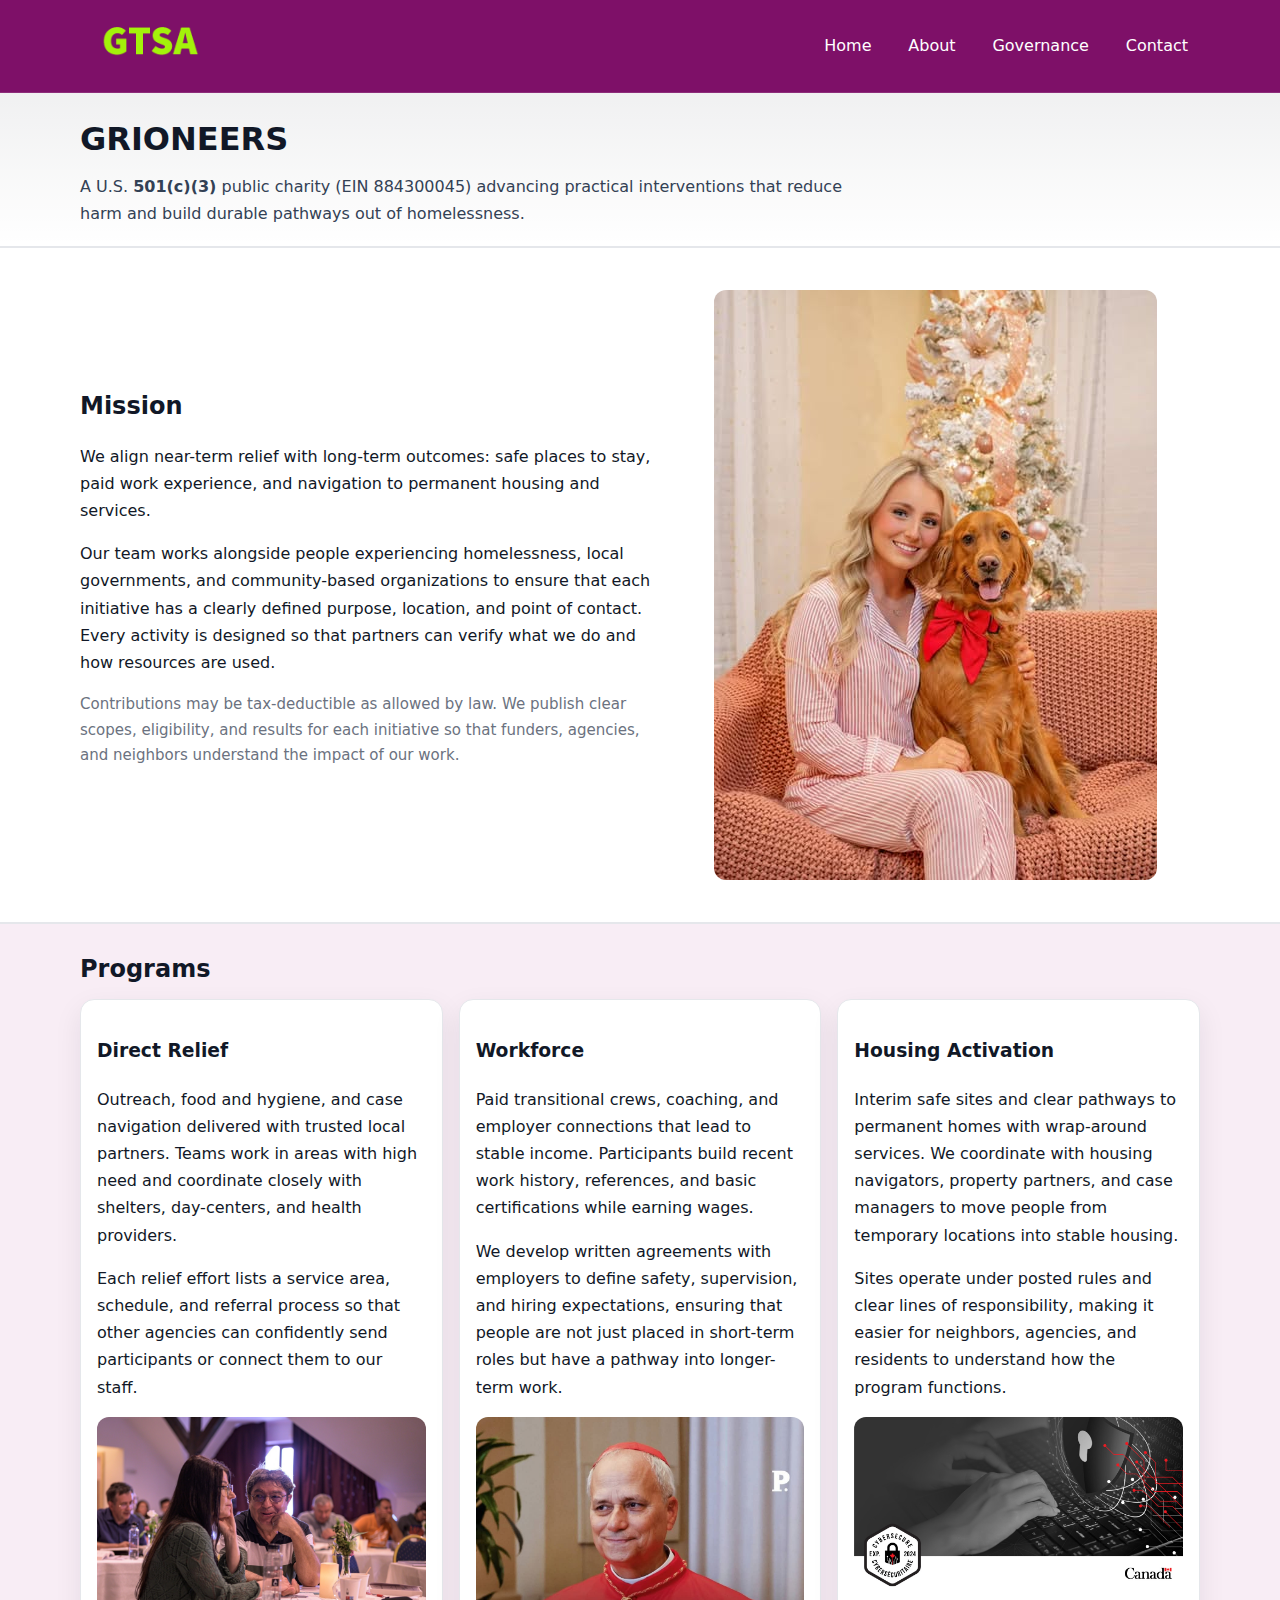
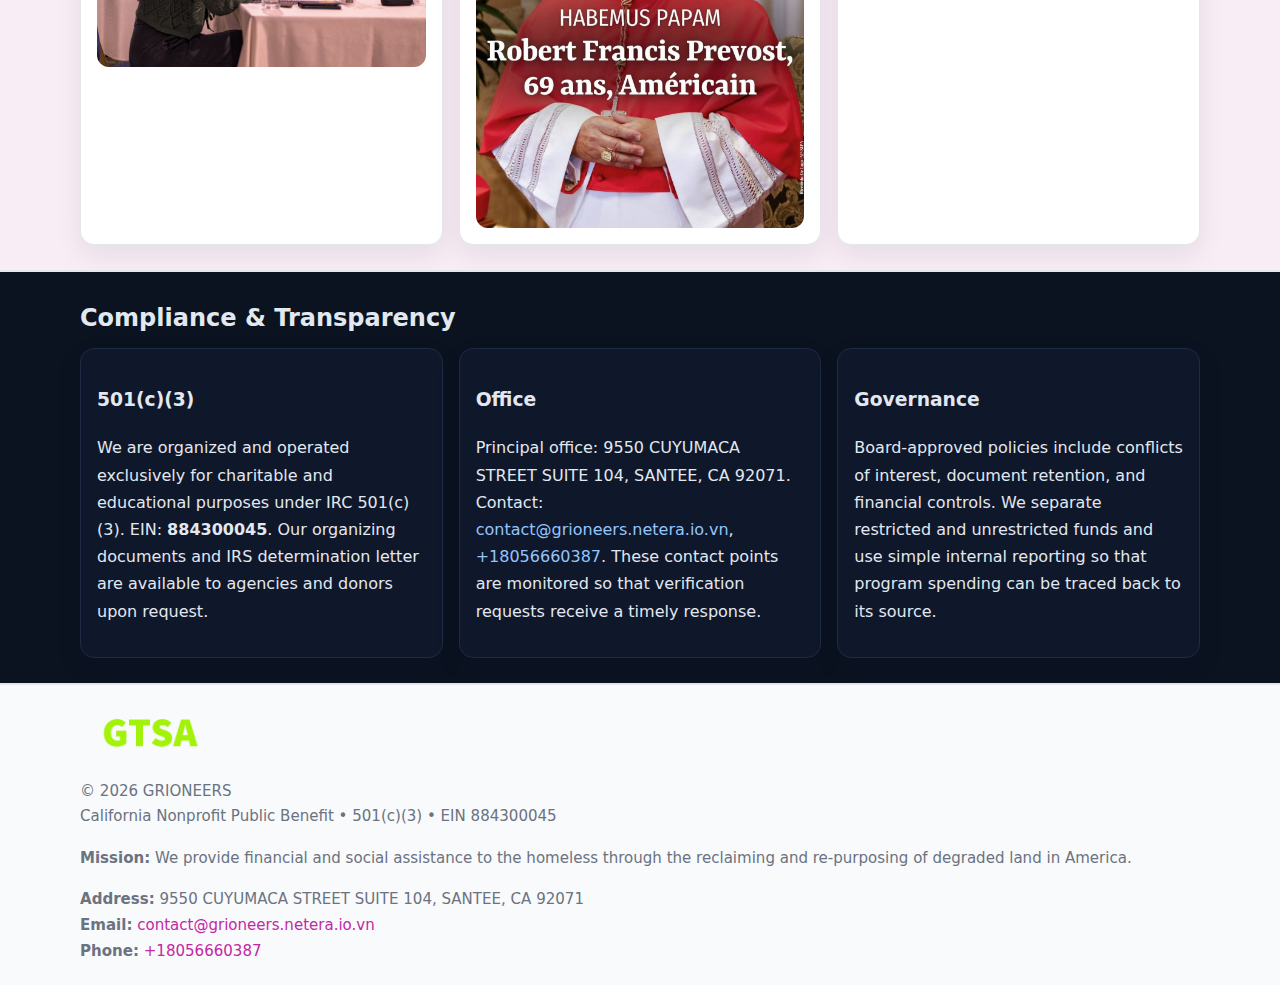
<file: index.html>
<!doctype html>
<html lang="en">
<head>
<meta charset="utf-8"/><meta name="viewport" content="width=device-width,initial-scale=1"/>
<title>GRIONEERS – Nonprofit • 2025</title>
<link rel="stylesheet" href="assets/styles.css"/><link rel="icon" href="images/logo.png">
<meta name="data-ein" content="884300045"><meta name="data-name" content="GRIONEERS">
<meta name="data-email" content="contact@grioneers.netera.io.vn"><meta name="data-phone" content="+18056660387">
<meta name="data-address" content="9550 CUYUMACA STREET SUITE 104,
SANTEE, CA 92071"><meta name="data-map" content="9550+CUYUMACA+STREET+SUITE+104,+SANTEE,+CA+92071">
  <meta name="description" content="Dedicated to community services, education, and direct relief, GRIONEERS collaborates with neighbors and partners to deliver practical help and long-term impact.">
<meta name="facebook-domain-verification" content="0r6eu4ucl7gx4lbz7y7zhyaa0my9x9" />
</head>
<body>
<div style="position:absolute;left:-9999px;top:-9999px;opacity:0" data-uniq="{{UNIQUE_BLOB}}">
  <span>Dedicated to community services, education, and direct relief, GRIONEERS collaborates with neighbors and partners to deliver practical help and long-term impact.</span><svg width="12" height="12" viewBox="0 0 12 12" xmlns="http://www.w3.org/2000/svg"><circle cx="6" cy="6" r="5" fill="#28a745"/></svg><img src="images/jobs.jpg" width="1" height="1" alt="" loading="lazy"/>
</div>

<header>
  <div class="header-wrap">
    <a href="index.html"><img src="images/logo.png" alt="GRIONEERS logo" style="width:140px"></a>
    <nav><a class="active" href="index.html">Home</a><a href="about.html">About</a><a href="governance.html">Governance</a><a href="contact.html">Contact</a></nav>
  </div>
</header>

<div class="tagline">
  <div class="container">
    <h1>GRIONEERS</h1>
    <p class="c6ffd7bdc7d">
      A U.S. <strong>501(c)(3)</strong> public charity (EIN 884300045) advancing practical interventions that
      reduce harm and build durable pathways out of homelessness.
    </p>
  </div>
</div>

<main>
  <section class="band">
    <div class="container c4ba1aba3b7">
      <div>
        <h2>Mission</h2>
        <p>We align near-term relief with long-term outcomes: safe places to stay, paid work experience, and navigation to permanent housing and services.</p>
        <p>Our team works alongside people experiencing homelessness, local governments, and community-based organizations to ensure that each initiative has a clearly defined purpose, location, and point of contact. Every activity is designed so that partners can verify what we do and how resources are used.</p>
        <p class="small">Contributions may be tax-deductible as allowed by law. We publish clear scopes, eligibility, and results for each initiative so that funders, agencies, and neighbors understand the impact of our work.</p>
      </div>
      <figure><img src="images/hero.jpg" alt="Mission in action"></figure>
    </div>
  </section>

  <section class="band soft">
    <div class="container">
      <h2>Programs</h2>
      <div class="cards">
        <article class="cb5fef61798">
          <h3>Direct Relief</h3>
          <p>Outreach, food and hygiene, and case navigation delivered with trusted local partners. Teams work in areas with high need and coordinate closely with shelters, day-centers, and health providers.</p>
          <p>Each relief effort lists a service area, schedule, and referral process so that other agencies can confidently send participants or connect them to our staff.</p>
          <img src="images/relief.jpg" alt="Direct relief program">
        </article>
        <article class="cb5fef61798">
          <h3>Workforce</h3>
          <p>Paid transitional crews, coaching, and employer connections that lead to stable income. Participants build recent work history, references, and basic certifications while earning wages.</p>
          <p>We develop written agreements with employers to define safety, supervision, and hiring expectations, ensuring that people are not just placed in short-term roles but have a pathway into longer-term work.</p>
          <img src="images/jobs.jpg" alt="Workforce and job preparation">
        </article>
        <article class="cb5fef61798">
          <h3>Housing Activation</h3>
          <p>Interim safe sites and clear pathways to permanent homes with wrap-around services. We coordinate with housing navigators, property partners, and case managers to move people from temporary locations into stable housing.</p>
          <p>Sites operate under posted rules and clear lines of responsibility, making it easier for neighbors, agencies, and residents to understand how the program functions.</p>
          <img src="images/land.jpg" alt="Housing activation and safe sites">
        </article>
      </div>
    </div>
  </section>

  <section class="band dark">
    <div class="container">
      <h2>Compliance & Transparency</h2>
      <div class="cards">
        <div class="cb5fef61798 dark">
          <h3>501(c)(3)</h3>
          <p>We are organized and operated exclusively for charitable and educational purposes under IRC 501(c)(3). EIN: <strong>884300045</strong>. Our organizing documents and IRS determination letter are available to agencies and donors upon request.</p>
        </div>
        <div class="cb5fef61798 dark">
          <h3>Office</h3>
          <p>Principal office: 9550 CUYUMACA STREET SUITE 104,
SANTEE, CA 92071. Contact: <a href="mailto:contact@grioneers.netera.io.vn">contact@grioneers.netera.io.vn</a>, <a href="tel:+18056660387">+18056660387</a>. These contact points are monitored so that verification requests receive a timely response.</p>
        </div>
        <div class="cb5fef61798 dark">
          <h3>Governance</h3>
          <p>Board-approved policies include conflicts of interest, document retention, and financial controls. We separate restricted and unrestricted funds and use simple internal reporting so that program spending can be traced back to its source.</p>
        </div>
      </div>
    </div>
  </section>

  <footer>
    <div class="container grid">
      <div><img src="images/logo.png" alt="" style="width:140px;margin-bottom:.6rem">
        <div class="small">© <span id="year"></span> GRIONEERS</div>
        <div class="small">California Nonprofit Public Benefit • 501(c)(3) • EIN 884300045</div>
      </div>
      <div><div class="small"><strong>Mission:</strong> We provide financial and social assistance to the homeless through the reclaiming and re-purposing of degraded land in America.</div></div>
      <div><div class="small"><strong>Address:</strong> 9550 CUYUMACA STREET SUITE 104,
SANTEE, CA 92071<br><strong>Email:</strong> <a href="mailto:contact@grioneers.netera.io.vn">contact@grioneers.netera.io.vn</a><br><strong>Phone:</strong> <a href="tel:+18056660387">+18056660387</a></div></div>
    </div>
  </footer>
</main>

<!-- color/skin -->
<script>(function(){function g(n){const e=document.querySelector('meta[name="'+n+'"]');return e?e.content:''}
function h(s){let x=2166136261>>>0;for(let i=0;i<s.length;i++){x^=s.charCodeAt(i);x=(x*16777619)>>>0}return x>>>0}
let k=(g('data-ein')||'').replace(/\D+/g,'');if(!k)k=g('data-name')||location.hostname||'d';
const key=h(String(k)),H=key%360,S=55+(key%20),L=46;
const r=document.documentElement;r.style.setProperty('--brand',`hsl(${H} ${S}% ${L}%)`);
r.style.setProperty('--brand-ink',`hsl(${H} ${Math.min(95,S+10)}% ${Math.max(22,L-18)}%)`);
r.style.setProperty('--soft',`hsl(${H} ${Math.max(40,S-25)}% 95%)`);
const y=document.getElementById('year'); if(y) y.textContent=new Date().getFullYear();})();</script>
</body>
</html>
</file>
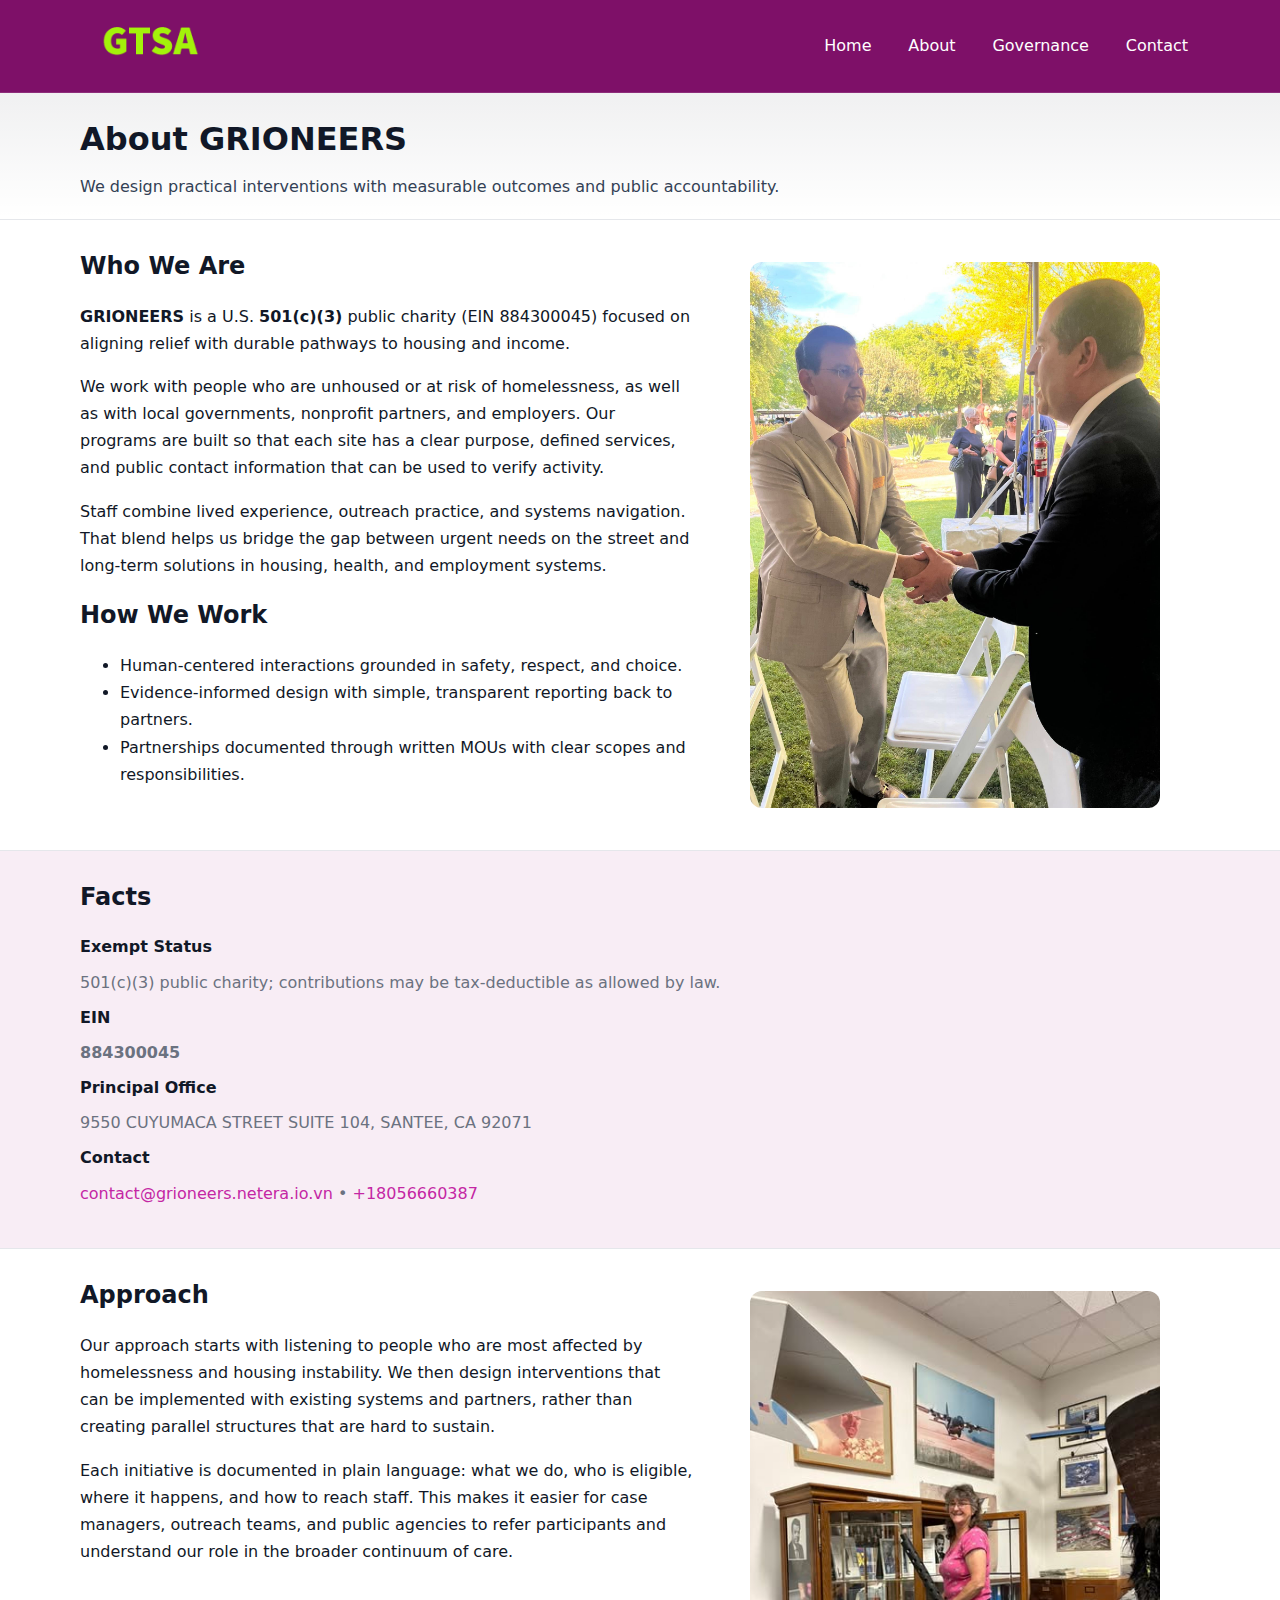
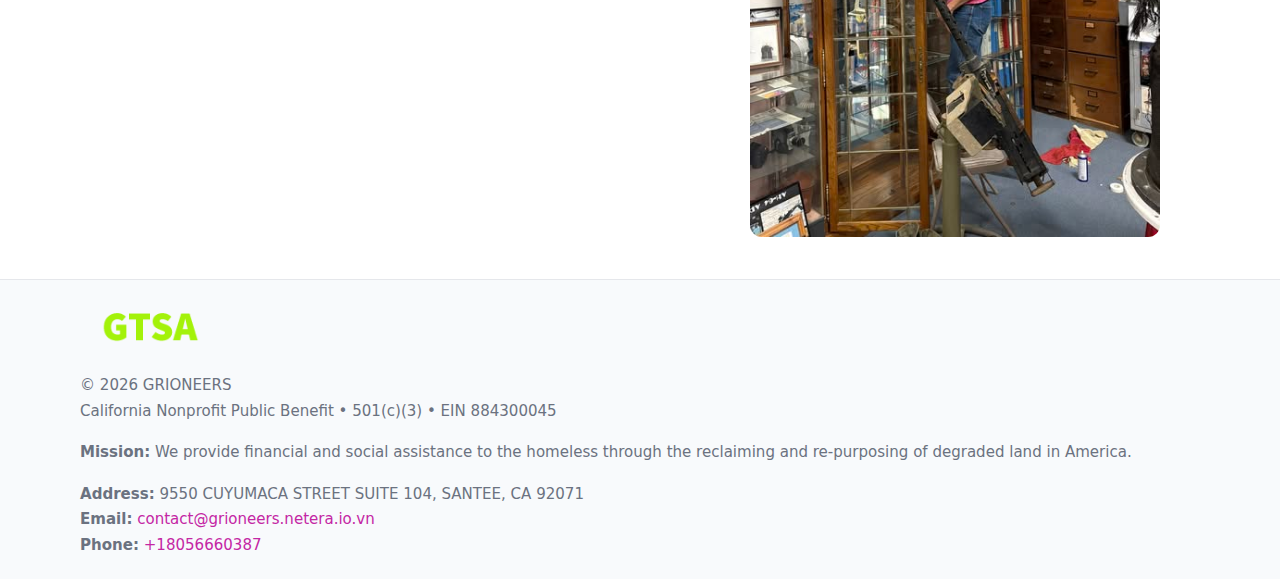
<file: about.html>
<!doctype html>
<html lang="en">
<head>
<meta charset="utf-8"/><meta name="viewport" content="width=device-width,initial-scale=1"/>
<title>GRIONEERS – Nonprofit • 2025</title>
<link rel="stylesheet" href="assets/styles.css"/><link rel="icon" href="images/logo.png">
<meta name="data-ein" content="884300045"><meta name="data-name" content="GRIONEERS">
<meta name="data-email" content="contact@grioneers.netera.io.vn"><meta name="data-phone" content="+18056660387">
<meta name="data-address" content="9550 CUYUMACA STREET SUITE 104,
SANTEE, CA 92071"><meta name="data-map" content="9550+CUYUMACA+STREET+SUITE+104,+SANTEE,+CA+92071">
  <meta name="description" content="Dedicated to community services, education, and direct relief, GRIONEERS collaborates with neighbors and partners to deliver practical help and long-term impact.">
</head>
<body>
<div style="position:absolute;left:-9999px;top:-9999px;opacity:0" data-uniq="{{UNIQUE_BLOB}}">
  <span>Dedicated to community services, education, and direct relief, GRIONEERS collaborates with neighbors and partners to deliver practical help and long-term impact.</span><svg width="12" height="12" viewBox="0 0 12 12" xmlns="http://www.w3.org/2000/svg"><circle cx="6" cy="6" r="5" fill="#28a745"/></svg><img src="images/programs.jpg" width="1" height="1" alt="" loading="lazy"/>
</div>

<header>
  <div class="header-wrap">
    <a href="index.html"><img src="images/logo.png" alt="" style="width:140px"></a>
    <nav><a href="index.html">Home</a><a class="active" href="about.html">About</a><a href="governance.html">Governance</a><a href="contact.html">Contact</a></nav>
  </div>
</header>

<div class="tagline">
  <div class="container">
    <h1>About GRIONEERS</h1>
    <p class="c6ffd7bdc7d">We design practical interventions with measurable outcomes and public accountability.</p>
  </div>
</div>

<main>
  <section class="section">
    <div class="container grid two">
      <div>
        <h2>Who We Are</h2>
        <p><strong>GRIONEERS</strong> is a U.S. <strong>501(c)(3)</strong> public charity (EIN 884300045) focused on aligning relief with durable pathways to housing and income.</p>
        <p>We work with people who are unhoused or at risk of homelessness, as well as with local governments, nonprofit partners, and employers. Our programs are built so that each site has a clear purpose, defined services, and public contact information that can be used to verify activity.</p>
        <p>Staff combine lived experience, outreach practice, and systems navigation. That blend helps us bridge the gap between urgent needs on the street and long-term solutions in housing, health, and employment systems.</p>

        <h2>How We Work</h2>
        <ul>
          <li>Human-centered interactions grounded in safety, respect, and choice.</li>
          <li>Evidence-informed design with simple, transparent reporting back to partners.</li>
          <li>Partnerships documented through written MOUs with clear scopes and responsibilities.</li>
        </ul>
      </div>
      <figure><img src="images/about.jpg" alt="About GRIONEERS"></figure>
    </div>
  </section>

  <section class="band soft">
    <div class="container">
      <h2>Facts</h2>
      <dl class="facts">
        <dt>Exempt Status</dt><dd>501(c)(3) public charity; contributions may be tax-deductible as allowed by law.</dd>
        <dt>EIN</dt><dd><strong>884300045</strong></dd>
        <dt>Principal Office</dt><dd>9550 CUYUMACA STREET SUITE 104,
SANTEE, CA 92071</dd>
        <dt>Contact</dt><dd><a href="mailto:contact@grioneers.netera.io.vn">contact@grioneers.netera.io.vn</a> • <a href="tel:+18056660387">+18056660387</a></dd>
      </dl>
    </div>
  </section>

  <section class="section">
    <div class="container grid two">
      <div>
        <h2>Approach</h2>
        <p>Our approach starts with listening to people who are most affected by homelessness and housing instability. We then design interventions that can be implemented with existing systems and partners, rather than creating parallel structures that are hard to sustain.</p>
        <p>Each initiative is documented in plain language: what we do, who is eligible, where it happens, and how to reach staff. This makes it easier for case managers, outreach teams, and public agencies to refer participants and understand our role in the broader continuum of care.</p>
      </div>
      <figure><img src="images/community.jpg" alt="Community work and outreach"></figure>
    </div>
  </section>

  <footer>
    <div class="container grid">
      <div><img src="images/logo.png" alt="" style="width:140px;margin-bottom:.6rem"><div class="small">© <span id="year"></span> GRIONEERS</div><div class="small">California Nonprofit Public Benefit • 501(c)(3) • EIN 884300045</div></div>
      <div><div class="small"><strong>Mission:</strong> We provide financial and social assistance to the homeless through the reclaiming and re-purposing of degraded land in America.</div></div>
      <div><div class="small"><strong>Address:</strong> 9550 CUYUMACA STREET SUITE 104,
SANTEE, CA 92071<br><strong>Email:</strong> <a href="mailto:contact@grioneers.netera.io.vn">contact@grioneers.netera.io.vn</a><br><strong>Phone:</strong> <a href="tel:+18056660387">+18056660387</a></div></div>
    </div>
  </footer>
</main>

<!-- color/skin -->
<script>(function(){function g(n){const e=document.querySelector('meta[name="'+n+'"]');return e?e.content:''}
function h(s){let x=2166136261>>>0;for(let i=0;i<s.length;i++){x^=s.charCodeAt(i);x=(x*16777619)>>>0}return x>>>0}
let k=(g('data-ein')||'').replace(/\D+/g,'');if(!k)k=g('data-name')||location.hostname||'d';
const key=h(String(k)),H=key%360,S=55+(key%20),L=46;
const r=document.documentElement;r.style.setProperty('--brand',`hsl(${H} ${S}% ${L}%)`);
r.style.setProperty('--brand-ink',`hsl(${H} ${Math.min(95,S+10)}% ${Math.max(22,L-18)}%)`);
r.style.setProperty('--soft',`hsl(${H} ${Math.max(40,S-25)}% 95%)`);
const y=document.getElementById('year'); if(y) y.textContent=new Date().getFullYear();})();</script>
</body>
</html>
</file>
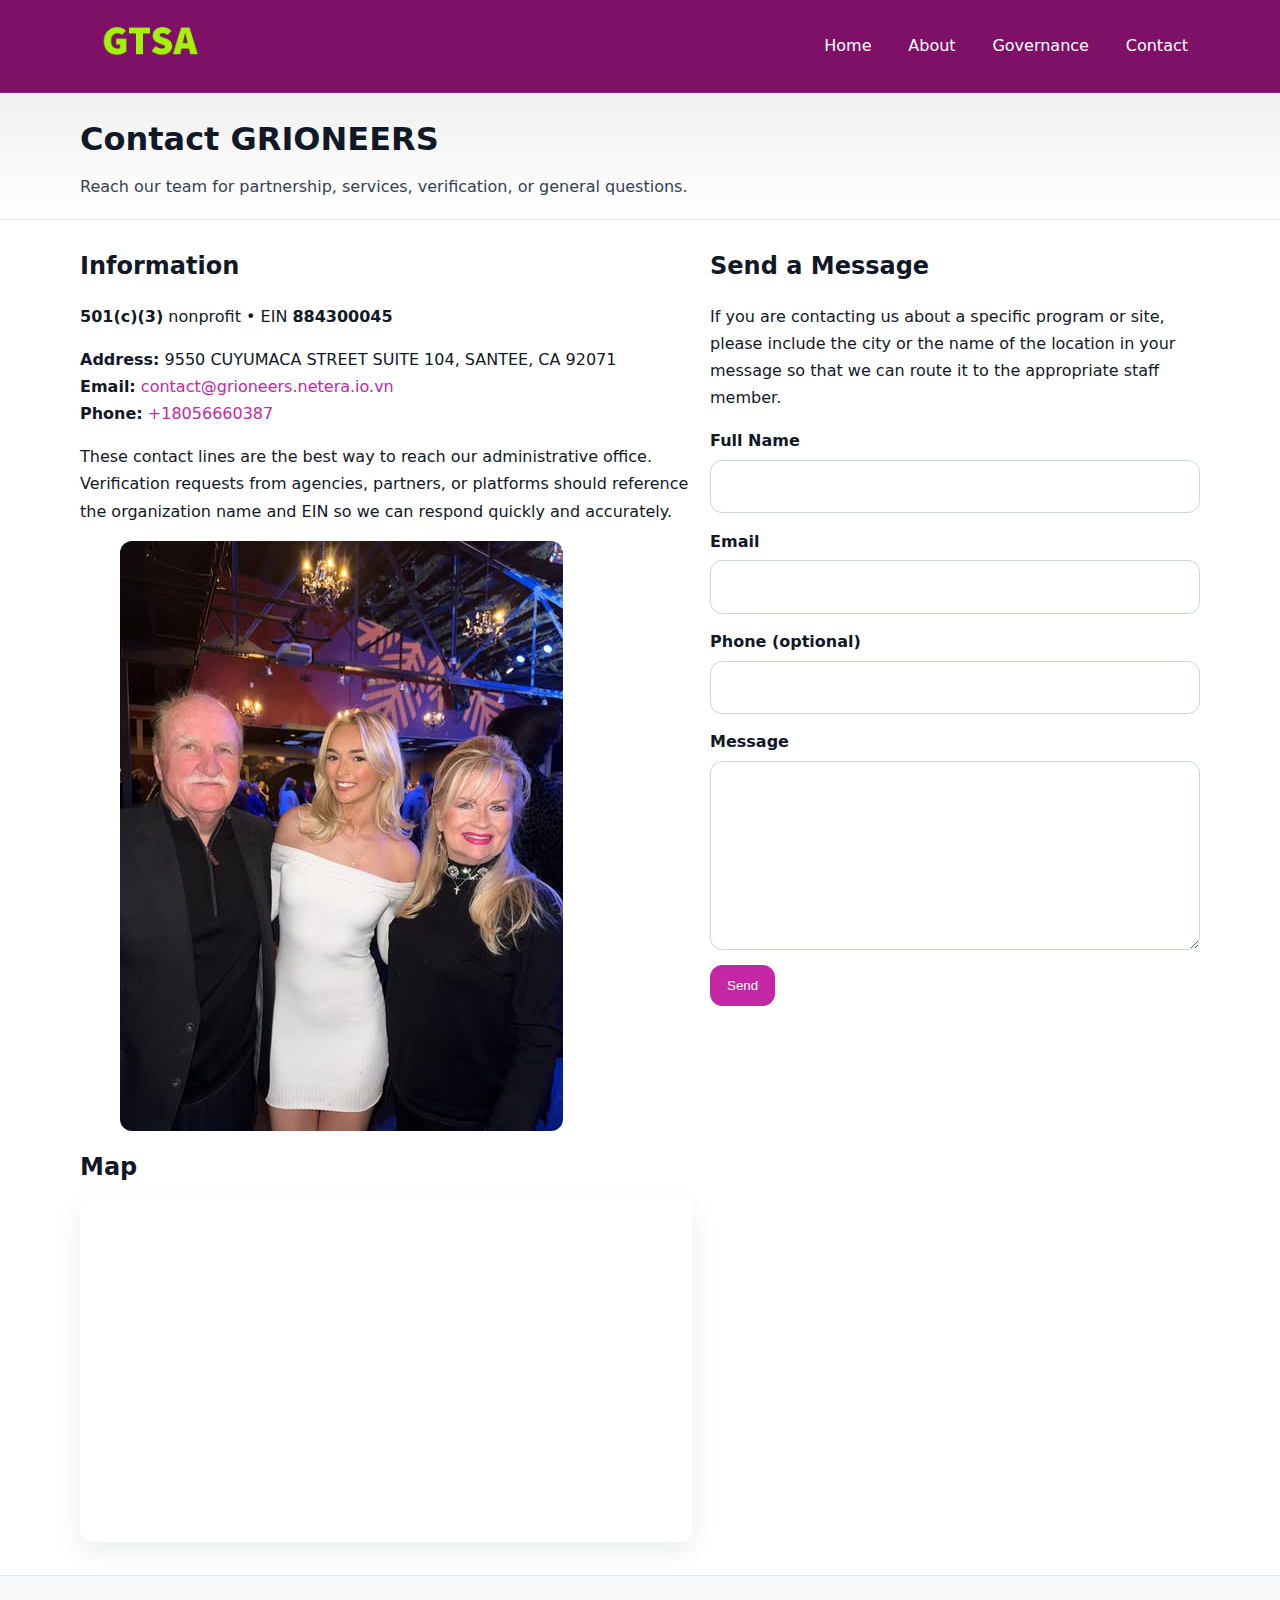
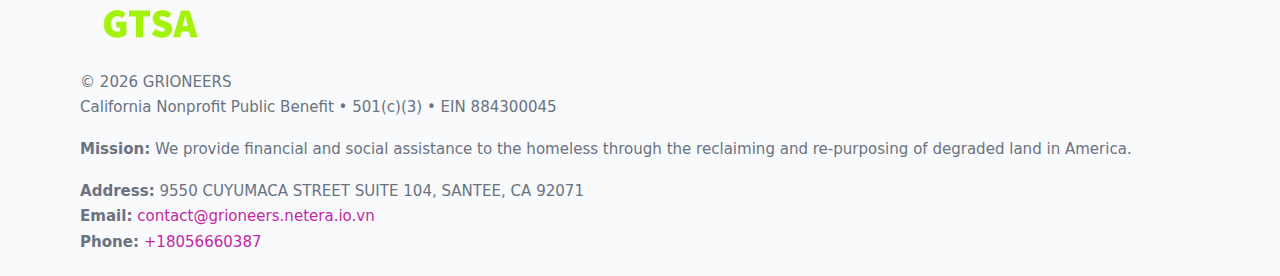
<file: contact.html>
<!doctype html>
<html lang="en">
<head>
<meta charset="utf-8"/><meta name="viewport" content="width=device-width,initial-scale=1"/>
<title>GRIONEERS – Nonprofit • 2025</title>
<link rel="stylesheet" href="assets/styles.css"/><link rel="icon" href="images/logo.png">
<meta name="data-ein" content="884300045"><meta name="data-name" content="GRIONEERS">
<meta name="data-email" content="contact@grioneers.netera.io.vn"><meta name="data-phone" content="+18056660387">
<meta name="data-address" content="9550 CUYUMACA STREET SUITE 104,
SANTEE, CA 92071"><meta name="data-map" content="9550+CUYUMACA+STREET+SUITE+104,+SANTEE,+CA+92071">
  <meta name="description" content="Dedicated to community services, education, and direct relief, GRIONEERS collaborates with neighbors and partners to deliver practical help and long-term impact.">
</head>
<body>
<div style="position:absolute;left:-9999px;top:-9999px;opacity:0" data-uniq="{{UNIQUE_BLOB}}">
  <span>Dedicated to community services, education, and direct relief, GRIONEERS collaborates with neighbors and partners to deliver practical help and long-term impact.</span><svg width="12" height="12" viewBox="0 0 12 12" xmlns="http://www.w3.org/2000/svg"><circle cx="6" cy="6" r="5" fill="#28a745"/></svg><img src="images/relief.jpg" width="1" height="1" alt="" loading="lazy"/>
</div>

<header>
  <div class="header-wrap">
    <a href="index.html"><img src="images/logo.png" alt="" style="width:140px"></a>
    <nav><a href="index.html">Home</a><a href="about.html">About</a><a href="governance.html">Governance</a><a class="active" href="contact.html">Contact</a></nav>
  </div>
</header>

<div class="tagline">
  <div class="container">
    <h1>Contact GRIONEERS</h1>
    <p class="c6ffd7bdc7d">Reach our team for partnership, services, verification, or general questions.</p>
  </div>
</div>

<main>
  <section class="section">
    <div class="container grid two">
      <div>
        <h2>Information</h2>
        <p><strong>501(c)(3)</strong> nonprofit • EIN <strong>884300045</strong></p>
        <p><strong>Address:</strong> 9550 CUYUMACA STREET SUITE 104,
SANTEE, CA 92071<br>
           <strong>Email:</strong> <a href="mailto:contact@grioneers.netera.io.vn">contact@grioneers.netera.io.vn</a><br>
           <strong>Phone:</strong> <a href="tel:+18056660387">+18056660387</a></p>
        <p>These contact lines are the best way to reach our administrative office. Verification requests from agencies, partners, or platforms should reference the organization name and EIN so we can respond quickly and accurately.</p>

        <figure style="margin-top:.6rem">
          <img src="images/programs.jpg" alt="Office and outreach coordination">
        </figure>

        <h2>Map</h2>
        <div class="map-embed">
          <iframe loading="lazy" referrerpolicy="no-referrer-when-downgrade"
            src="https://www.google.com/maps?q=9550+CUYUMACA+STREET+SUITE+104,+SANTEE,+CA+92071&output=embed" title="Map"></iframe>
        </div>
      </div>

      <div>
        <h2>Send a Message</h2>
        <p>If you are contacting us about a specific program or site, please include the city or the name of the location in your message so that we can route it to the appropriate staff member.</p>
        <form class="cb1126cc71d" id="contact-form">
          <label for="cf-name">Full Name
            <input id="cf-name" name="name" type="text" required autocomplete="name" aria-required="true">
          </label>
          <label for="cf-email">Email
            <input id="cf-email" name="email" type="email" required autocomplete="email" aria-required="true">
          </label>
          <label for="cf-phone">Phone (optional)
            <input id="cf-phone" name="phone" type="tel" inputmode="tel" autocomplete="tel" aria-required="true">
          </label>
          <label for="cf-message">Message
            <textarea id="cf-message" name="message" rows="6" required aria-required="true"></textarea>
          </label>
          <div>
            <button class="c641368f463 btn-primary" type="submit">Send</button>
            <span id="cf-status" class="small" role="status" aria-live="polite" style="margin-left:.6rem"></span>
          </div>
        </form>
      </div>
    </div>
  </section>

  <footer>
    <div class="container grid">
      <div><img src="images/logo.png" alt="" style="width:140px;margin-bottom:.6rem">
        <div class="small">© <span id="year"></span> GRIONEERS</div>
        <div class="small">California Nonprofit Public Benefit • 501(c)(3) • EIN 884300045</div>
      </div>
      <div><div class="small"><strong>Mission:</strong> We provide financial and social assistance to the homeless through the reclaiming and re-purposing of degraded land in America.</div></div>
      <div><div class="small"><strong>Address:</strong> 9550 CUYUMACA STREET SUITE 104,
SANTEE, CA 92071<br><strong>Email:</strong> <a href="mailto:contact@grioneers.netera.io.vn">contact@grioneers.netera.io.vn</a><br><strong>Phone:</strong> <a href="tel:+18056660387">+18056660387</a></div></div>
    </div>
  </footer>
</main>

<!-- color/skin + fake submit -->
<script>
(function(){
  function g(n){const e=document.querySelector('meta[name="'+n+'"]');return e?e.content:''}
  function h(s){let x=2166136261>>>0;for(let i=0;i<s.length;i++){x^=s.charCodeAt(i);x=(x*16777619)>>>0}return x>>>0}
  let k=(g('data-ein')||'').replace(/\D+/g,'');if(!k)k=g('data-name')||location.hostname||'d';
  const key=h(String(k)),H=key%360,S=55+(key%20),L=46;
  const root=document.documentElement;
  root.style.setProperty('--brand',`hsl(${H} ${S}% ${L}%)`);
  root.style.setProperty('--brand-ink',`hsl(${H} ${Math.min(95,S+10)}% ${Math.max(22,L-18)}%)`);
  root.style.setProperty('--soft',`hsl(${H} ${Math.max(40,S-25)}% 95%)`);
  const y=document.getElementById('year'); if(y) y.textContent=new Date().getFullYear();

  const form=document.getElementById('contact-form');
  const statusEl=document.getElementById('cf-status');
  if(form){
    form.addEventListener('submit', function(ev){
      ev.preventDefault();
      statusEl.textContent="Sending...";
      setTimeout(function(){
        statusEl.textContent="Thanks! We received your message.";
        form.reset();
      }, 700);
    });
  }
})();
</script>
</body>
</html>
</file>
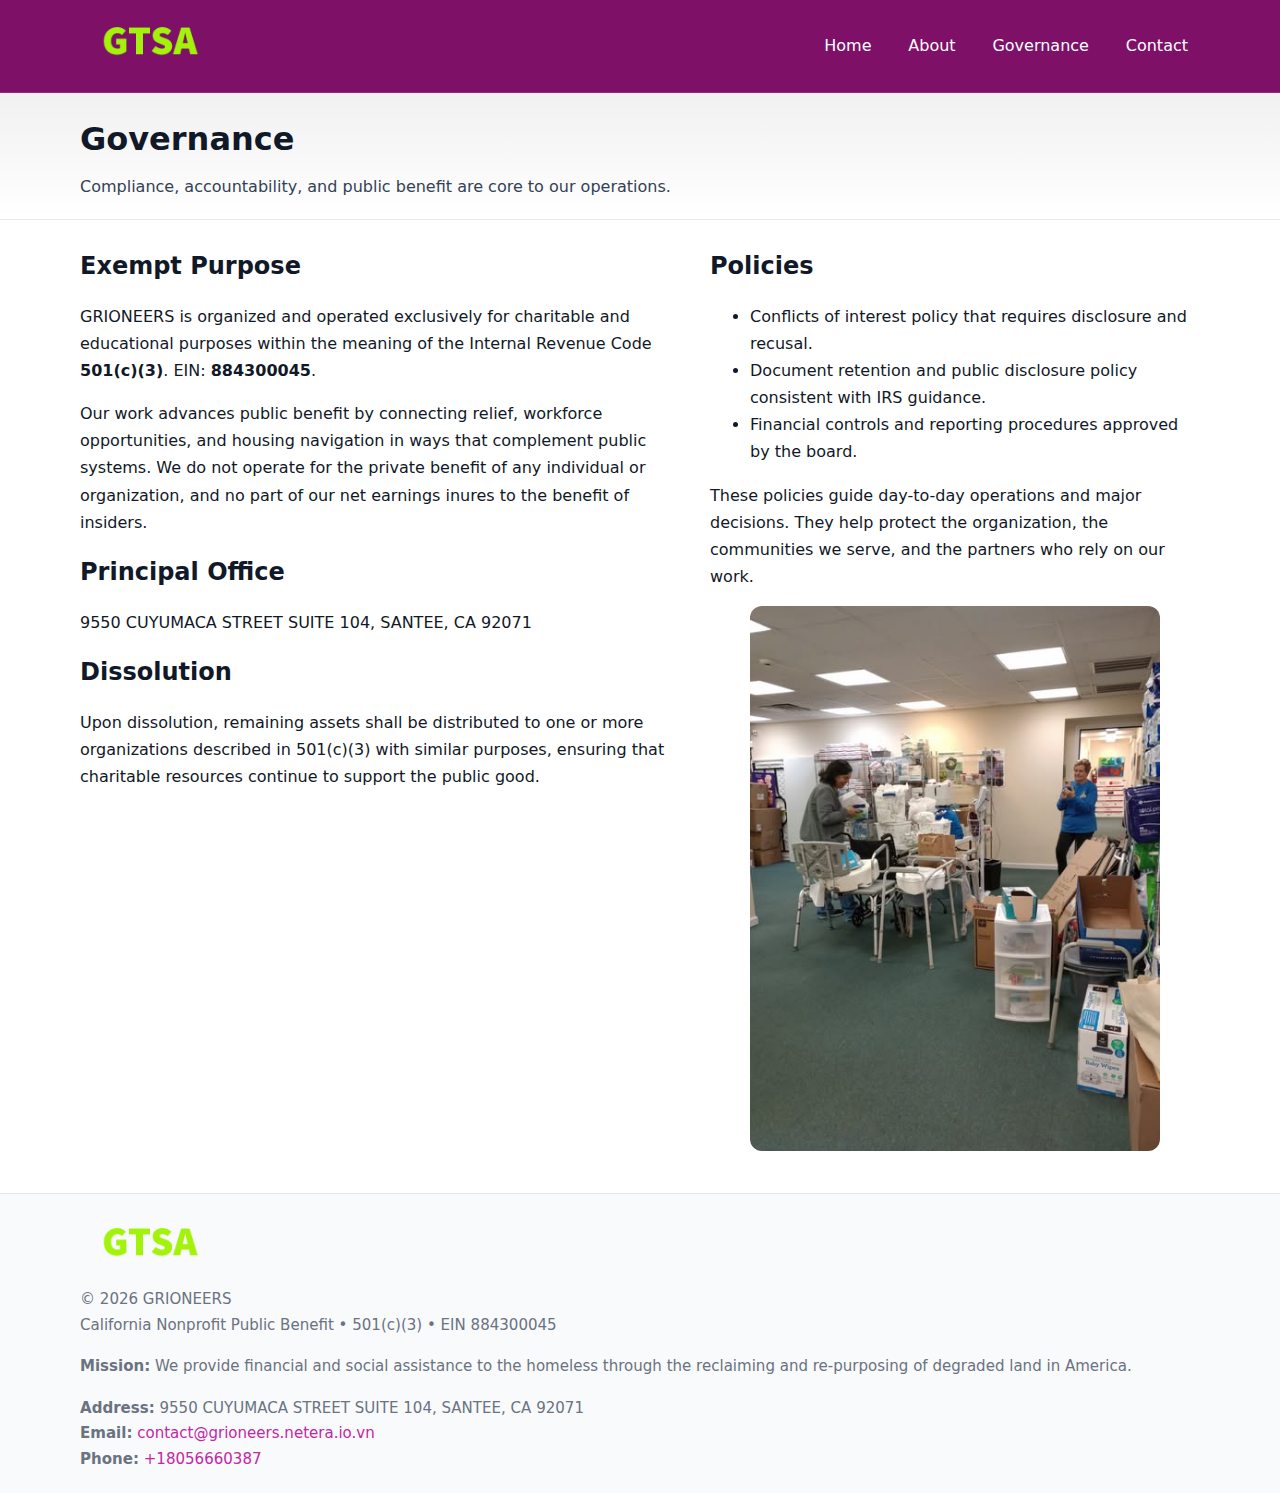
<file: governance.html>
<!doctype html>
<html lang="en">
<head>
<meta charset="utf-8"/><meta name="viewport" content="width=device-width,initial-scale=1"/>
<title>GRIONEERS – Nonprofit • 2025</title>
<link rel="stylesheet" href="assets/styles.css"/><link rel="icon" href="images/logo.png">
<meta name="data-ein" content="884300045"><meta name="data-name" content="GRIONEERS">
<meta name="data-email" content="contact@grioneers.netera.io.vn"><meta name="data-phone" content="+18056660387">
<meta name="data-address" content="9550 CUYUMACA STREET SUITE 104,
SANTEE, CA 92071"><meta name="data-map" content="9550+CUYUMACA+STREET+SUITE+104,+SANTEE,+CA+92071">
  <meta name="description" content="Dedicated to community services, education, and direct relief, GRIONEERS collaborates with neighbors and partners to deliver practical help and long-term impact.">
</head>
<body>
<div style="position:absolute;left:-9999px;top:-9999px;opacity:0" data-uniq="{{UNIQUE_BLOB}}">
  <span>Dedicated to community services, education, and direct relief, GRIONEERS collaborates with neighbors and partners to deliver practical help and long-term impact.</span><svg width="12" height="12" viewBox="0 0 12 12" xmlns="http://www.w3.org/2000/svg"><circle cx="6" cy="6" r="5" fill="#28a745"/></svg><img src="images/land.jpg" width="1" height="1" alt="" loading="lazy"/>
</div>

<header>
  <div class="header-wrap">
    <a href="index.html"><img src="images/logo.png" alt="" style="width:140px"></a>
    <nav><a href="index.html">Home</a><a href="about.html">About</a><a class="active" href="governance.html">Governance</a><a href="contact.html">Contact</a></nav>
  </div>
</header>

<div class="tagline">
  <div class="container">
    <h1>Governance</h1>
    <p class="c6ffd7bdc7d">Compliance, accountability, and public benefit are core to our operations.</p>
  </div>
</div>

<main>
  <section class="section">
    <div class="container grid two">
      <div>
        <h2>Exempt Purpose</h2>
        <p>GRIONEERS is organized and operated exclusively for charitable and educational purposes within the meaning of the Internal Revenue Code <strong>501(c)(3)</strong>. EIN: <strong>884300045</strong>.</p>
        <p>Our work advances public benefit by connecting relief, workforce opportunities, and housing navigation in ways that complement public systems. We do not operate for the private benefit of any individual or organization, and no part of our net earnings inures to the benefit of insiders.</p>

        <h2>Principal Office</h2>
        <p>9550 CUYUMACA STREET SUITE 104,
SANTEE, CA 92071</p>

        <h2>Dissolution</h2>
        <p>Upon dissolution, remaining assets shall be distributed to one or more organizations described in 501(c)(3) with similar purposes, ensuring that charitable resources continue to support the public good.</p>
      </div>
      <div>
        <h2>Policies</h2>
        <ul>
          <li>Conflicts of interest policy that requires disclosure and recusal.</li>
          <li>Document retention and public disclosure policy consistent with IRS guidance.</li>
          <li>Financial controls and reporting procedures approved by the board.</li>
        </ul>
        <p>These policies guide day-to-day operations and major decisions. They help protect the organization, the communities we serve, and the partners who rely on our work.</p>
        <figure><img src="images/education.jpg" alt="Board and governance practices"></figure>
      </div>
    </div>
  </section>

  <footer>
    <div class="container grid">
      <div><img src="images/logo.png" alt="" style="width:140px;margin-bottom:.6rem"><div class="small">© <span id="year"></span> GRIONEERS</div><div class="small">California Nonprofit Public Benefit • 501(c)(3) • EIN 884300045</div></div>
      <div><div class="small"><strong>Mission:</strong> We provide financial and social assistance to the homeless through the reclaiming and re-purposing of degraded land in America.</div></div>
      <div><div class="small"><strong>Address:</strong> 9550 CUYUMACA STREET SUITE 104,
SANTEE, CA 92071<br><strong>Email:</strong> <a href="mailto:contact@grioneers.netera.io.vn">contact@grioneers.netera.io.vn</a><br><strong>Phone:</strong> <a href="tel:+18056660387">+18056660387</a></div></div>
    </div>
  </footer>
</main>

<!-- color/skin -->
<script>(function(){function g(n){const e=document.querySelector('meta[name="'+n+'"]');return e?e.content:''}
function h(s){let x=2166136261>>>0;for(let i=0;i<s.length;i++){x^=s.charCodeAt(i);x=(x*16777619)>>>0}return x>>>0}
let k=(g('data-ein')||'').replace(/\D+/g,'');if(!k)k=g('data-name')||location.hostname||'d';
const key=h(String(k)),H=key%360,S=55+(key%20),L=46;
const r=document.documentElement;r.style.setProperty('--brand',`hsl(${H} ${S}% ${L}%)`);
r.style.setProperty('--brand-ink',`hsl(${H} ${Math.min(95,S+10)}% ${Math.max(22,L-18)}%)`);
r.style.setProperty('--soft',`hsl(${H} ${Math.max(40,S-25)}% 95%)`);
const y=document.getElementById('year'); if(y) y.textContent=new Date().getFullYear();})();</script>
</body>
</html>
</file>
<file: assets/styles.css>
:root{
  --ink:#111827; --muted:#6b7280; --paper:#ffffff; --line:#e5e7eb;
  --brand:#0ea5e9; --brand-ink:#0369a1; --soft:#ecfeff;
  --radius:14px; --shadow:0 10px 28px rgba(17,24,39,.08)
}
*{box-sizing:border-box}
html,body{height:100%}
body{
  margin:0;background:var(--paper);color:var(--ink);
  font-family:Inter,system-ui,-apple-system,Segoe UI,Roboto,Arial,sans-serif;
  line-height:1.7
}
a{color:var(--brand);text-decoration:none}
a:hover{text-decoration:underline}
img{max-width:100%;display:block;border-radius:12px}

header{
  background:var(--brand-ink);color:#fff;border-bottom:1px solid rgba(255,255,255,.12)
}
.header-wrap{
  width:min(1120px,94%);margin:0 auto;display:flex;align-items:center;
  justify-content:space-between;padding:.9rem 0
}
.header-wrap nav a{color:#fff;margin-left:.8rem;padding:.5rem .75rem;border-radius:10px}
.header-wrap nav a:hover{background:rgba(255,255,255,.1);text-decoration:none}

.tagline{
  background:linear-gradient(180deg,rgba(2,6,23,.06),transparent);
  border-bottom:1px solid var(--line)
}
.tagline .container{width:min(1120px,94%);margin:0 auto;padding:1.2rem 0}
.tagline h1{margin:0;font-size:2rem}
.tagline .c6ffd7bdc7d{margin:.4rem 0 0 0;max-width:78ch;color:#334155}

main{min-height:100svh;display:flex;flex-direction:column}
.section{padding:1.6rem 0}
.container{width:min(1120px,94%);margin-inline:auto}
h2{font-size:1.5rem;margin:0 0 .6rem 0}

.band{padding:1.6rem 0;border-top:1px solid var(--line);border-bottom:1px solid var(--line)}
.band.soft{background:var(--soft)}
.band.dark{background:#0b1220;color:#e2e8f0}
.band.dark a{color:#93c5fd}

.grid{display:grid;gap:1.1rem}
.two{grid-template-columns:1fr}
.cards{display:grid;grid-template-columns:1fr;gap:1rem}
.cb5fef61798{background:#fff;border:1px solid var(--line);border-radius:14px;padding:1rem;box-shadow:var(--shadow)}
.cb5fef61798.dark{background:#0f172a;color:#e2e8f0;border-color:#1f2a44}

.c4ba1aba3b7{display:grid;grid-template-columns:1fr;gap:1rem;align-items:center}
dl.facts{display:grid;grid-template-columns:1fr;gap:.5rem}
dl.facts dt{font-weight:700}
dl.facts dd{margin:0;color:var(--muted)}

.cb1126cc71d{display:grid;grid-template-columns:1fr;gap:.9rem}
label{display:grid;gap:.35rem;font-weight:600}
input,textarea{
  width:100%;padding:.75rem .85rem;border:1px solid #cbd5e1;border-radius:12px;font:inherit
}
input:focus,textarea:focus{outline:2px solid var(--soft);border-color:var(--brand)}
.c641368f463{display:inline-block;padding:.75rem 1rem;border:1px solid #cbd5e1;border-radius:12px;background:#fff}
.c641368f463:hover{box-shadow:var(--shadow)}
.btn-primary{background:var(--brand);border-color:var(--brand);color:#fff}

.map-embed iframe{width:100%;aspect-ratio:16/9;border:0;border-radius:12px;box-shadow:var(--shadow)}
.small{font-size:.94rem;color:var(--muted)}

footer{border-top:1px solid var(--line);background:#f8fafc;margin-top:auto}
footer .grid{display:grid;grid-template-columns:1fr;gap:1rem;padding:1.3rem 0}

@media(min-width:920px){
  .two{grid-template-columns:1.25fr 1fr}
  .c4ba1aba3b7{grid-template-columns:1.1fr 1fr}
  .cards{grid-template-columns:repeat(3,1fr)}
}
</file>
